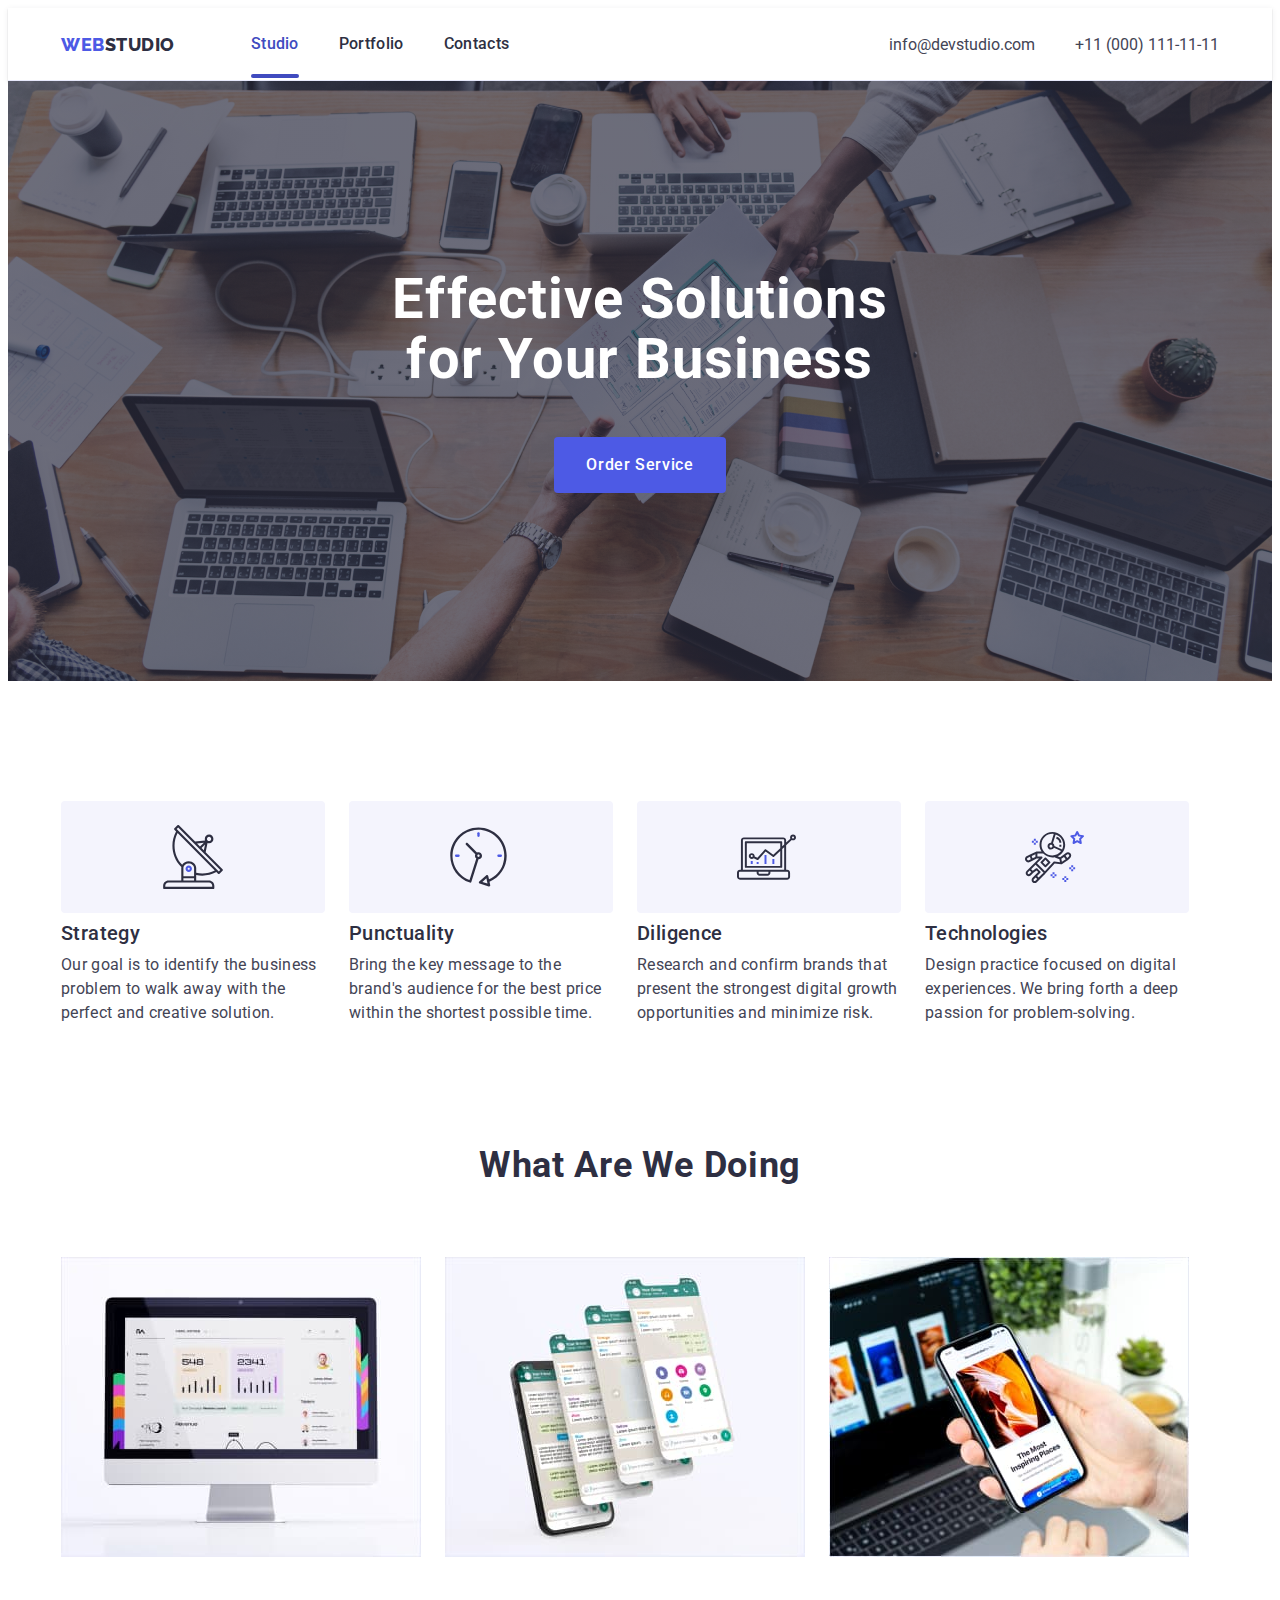
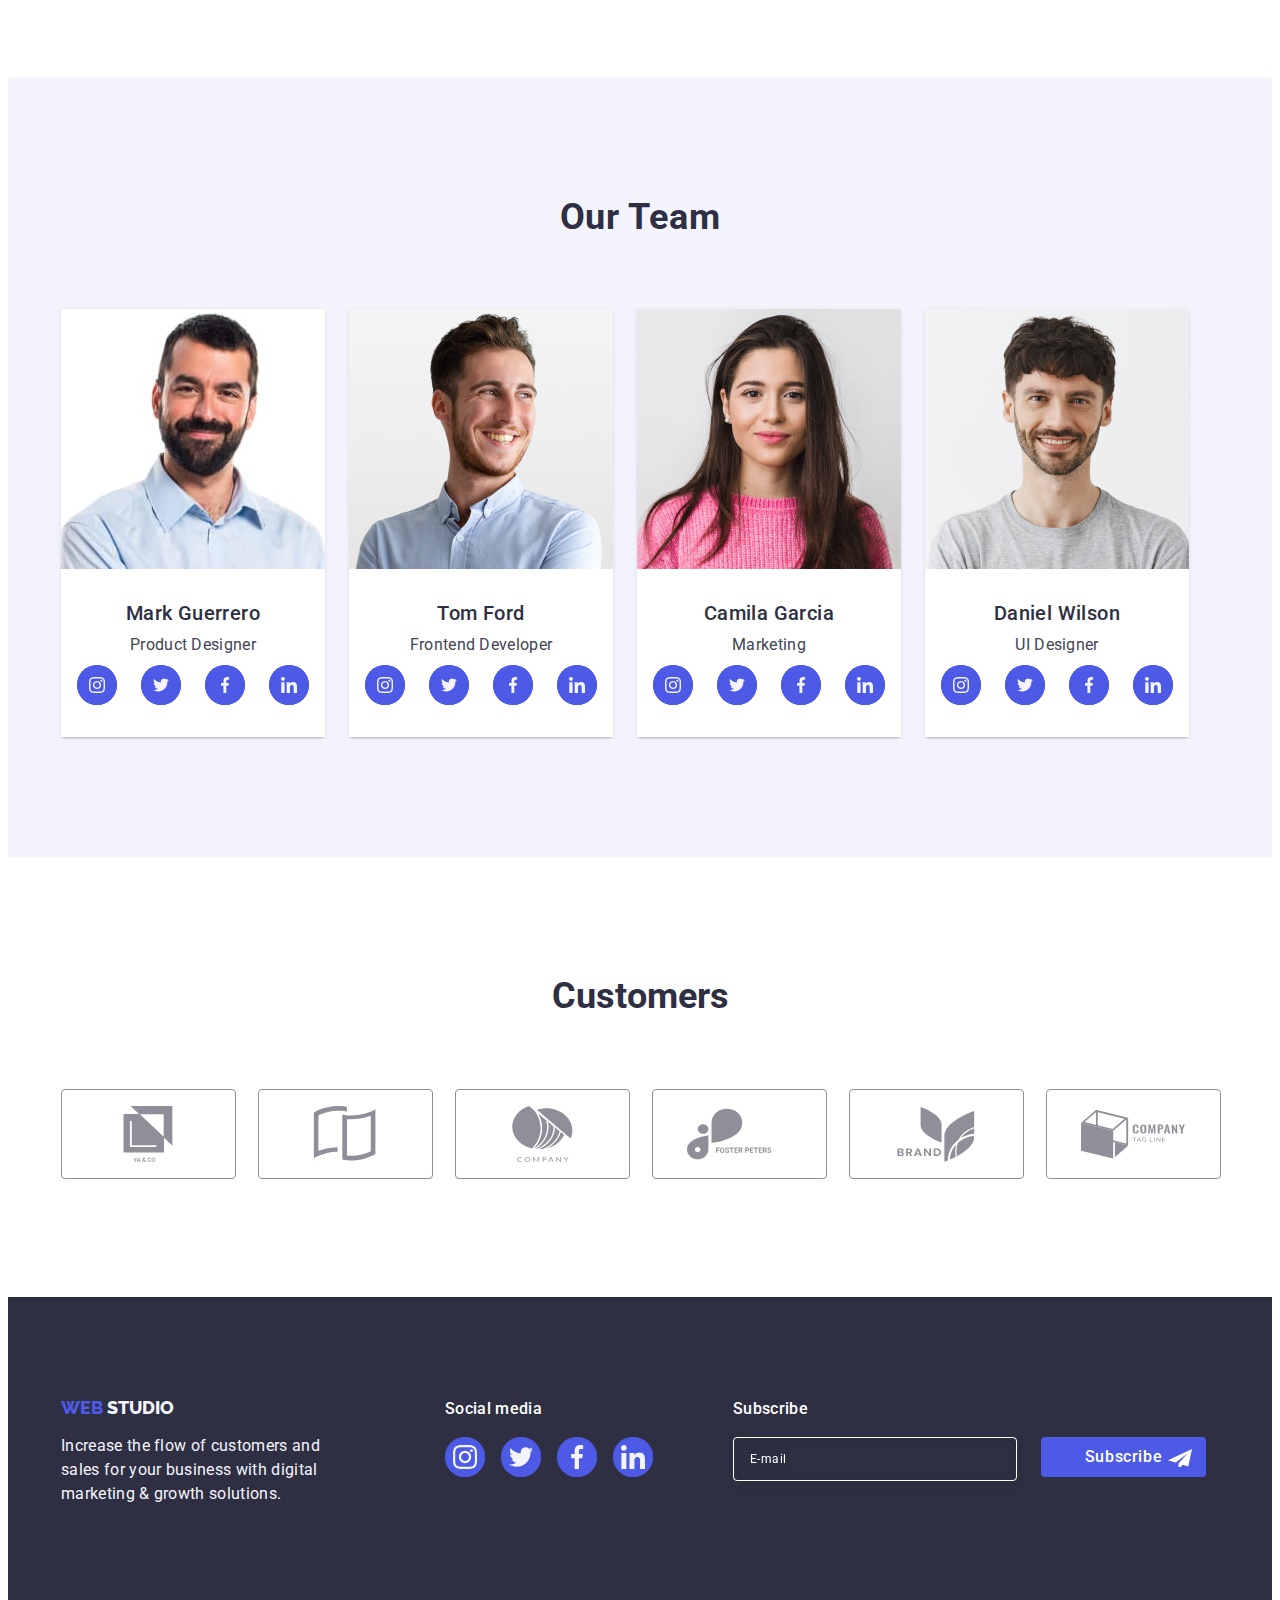
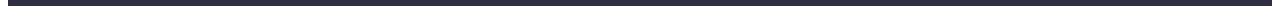
<file: index.html>
<!DOCTYPE html>
<html lang="en">
  <head>
    <meta charset="UTF-8" />
    <meta http-equiv="X-UA-Compatible" content="IE=edge" />
    <meta name="viewport" content="width=device-width, initial-scale=1.0" />
    <title>webstudio</title>
    <link rel="preconnect" href="https://fonts.googleapis.com" />
    <link rel="preconnect" href="https://fonts.gstatic.com" crossorigin />
    <link
      href="https://fonts.googleapis.com/css2?family=Raleway:wght@800&family=Roboto:wght@400;500;700&display=swap"
      rel="stylesheet"
    />
    <link
      rel="stylesheet"
      href="https://cdnjs.cloudflare.com/ajax/libs/modern-normalize/2.0.0/modern-normalize.min.css"
      integrity="sha512-4xo8blKMVCiXpTaLzQSLSw3KFOVPWhm/TRtuPVc4WG6kUgjH6J03IBuG7JZPkcWMxJ5huwaBpOpnwYElP/m6wg=="
      crossorigin="anonymous"
      referrerpolicy="no-referrer"
    />
    <link rel="stylesheet" href="./css/style.css" />
  </head>
  <body>
    <header class="top-header">
      <div class="container header-container">
        <nav class="header-navigation">
          <a href="./index.html" class="logo link"
            >Web <span class="logo-style">Studio</span></a
          >
          <ul class="list header-list-nav">
            <li class="list-header">
              <a href="./index.html" class="link link-header link-adr-style"
                >Studio</a
              >
              <div class="underline"></div>
            </li>
            <li class="list-header">
              <a href="./portfolio.html" class="link link-header">Portfolio</a>
            </li>
            <li class="list-header">
              <a href="" class="link link-header">Contacts</a>
            </li>
          </ul>
        </nav>
        <address class="address">
          <ul class="list list-address link-header">
            <li class="wrapper-link-header">
              <a href="mailto:info@devstudio.com" class="link-address link"
                >info@devstudio.com</a
              >
            </li>
            <li class="wrapper-link-header">
              <a href="tel:+110001111111" class="link-address link"
                >+11 (000) 111-11-11</a
              >
            </li>
          </ul>
        </address>
      </div>
    </header>
    <main>
      <section class="hero">
        <div class="container">
          <h1 class="main-title">Effective Solutions for Your Business</h1>
          <button type="button" class="main-button" data-modal-open>
            Order Service
          </button>
        </div>
      </section>
      <section class="advantages">
        <div class="container">
          <h2 class="visually-hidden">about us</h2>
          <ul class="list list-advantages">
            <li class="list-menu">
              <div class="div">
                <svg class="icon" width="64" height="64">
                  <use
                    href="./images/icons.svg#icon-groups"
                    width="64"
                    height="64"
                  ></use>
                </svg>
              </div>
              <h3 class="list-title">Strategy</h3>
              <p class="list-text">
                Our goal is to identify the business problem to walk away with
                the perfect and creative solution.
              </p>
            </li>
            <li class="list-menu">
              <div class="div">
                <svg class="icon" width="64" height="64">
                  <use
                    href="./images/icons.svg#icon-clocks"
                    width="59px"
                    height="64px"
                  ></use>
                </svg>
              </div>
              <h3 class="list-title">Punctuality</h3>
              <p class="list-text">
                Bring the key message to the brand's audience for the best price
                within the shortest possible time.
              </p>
            </li>
            <li class="list-menu">
              <div class="div">
                <svg class="icon" width="64" height="64">
                  <use
                    href="./images/icons.svg#icon-diagram"
                    width="59px"
                    height="64px"
                  ></use>
                </svg>
              </div>
              <h3 class="list-title">Diligence</h3>
              <p class="list-text">
                Research and confirm brands that present the strongest digital
                growth opportunities and minimize risk.
              </p>
            </li>
            <li class="list-menu">
              <div class="div">
                <svg class="icon" width="64" height="64">
                  <use
                    href="./images/icons.svg#icon-astronaut"
                    width="59px"
                    height="64px"
                  ></use>
                </svg>
              </div>
              <h3 class="list-title">Technologies</h3>
              <p class="list-text">
                Design practice focused on digital experiences. We bring forth a
                deep passion for problem-solving.
              </p>
            </li>
          </ul>
        </div>
      </section>
      <section class="work">
        <div class="container container-work">
          <h2 class="work-title">What are we doing</h2>
          <ul class="list list-work">
            <li class="work-li">
              <img src="./images/img1.jpg" alt="desctop" width="360" />
            </li>
            <li class="work-li">
              <img src="./images/img2.jpg" alt="sms" width="360" />
            </li>
            <li class="work-li">
              <img src="./images/img3.jpg" alt="application" width="360" />
            </li>
          </ul>
        </div>
      </section>
      <section class="team">
        <div class="container">
          <h2 class="our-team">Our Team</h2>
          <ul class="list list-team">
            <li class="team-li">
              <img src="./images/img.jpg" alt="team member" width="264" />
              <div class="wrapper">
                <h3 class="list-title">Mark Guerrero</h3>
                <p class="list-text">Product Designer</p>
                <ul class="list-wrapper-icons">
                  <li class="li-icon">
                    <a href="" class="li-icon-link">
                      <svg class="li-icon-svg" width="16" height="16">
                        <use href="./images/icons.svg#icon-instagram"></use>
                      </svg>
                    </a>
                  </li>
                  <li class="li-icon">
                    <a href="" class="li-icon-link">
                      <svg class="li-icon-svg" width="16" height="16">
                        <use href="./images/icons.svg#icon-twitter"></use>
                      </svg>
                    </a>
                  </li>
                  <li class="li-icon">
                    <a href="" class="li-icon-link">
                      <svg class="li-icon-svg" width="16" height="16">
                        <use href="./images/icons.svg#icon-facebook"></use>
                      </svg>
                    </a>
                  </li>
                  <li class="li-icon">
                    <a href="" class="li-icon-link">
                      <svg class="li-icon-svg" width="16" height="16">
                        <use href="./images/icons.svg#icon-linkedin"></use>
                      </svg>
                    </a>
                  </li>
                </ul>
              </div>
            </li>
            <li class="team-li">
              <img src="./images/img(1).jpg" alt="team member" width="264" />

              <div class="wrapper">
                <h3 class="list-title">Tom Ford</h3>
                <p class="list-text">Frontend Developer</p>
                <ul class="list-wrapper-icons">
                  <li class="li-icon">
                    <a href="" class="li-icon-link">
                      <svg class="li-icon-svg" width="16" height="16">
                        <use href="./images/icons.svg#icon-instagram"></use>
                      </svg>
                    </a>
                  </li>
                  <li class="li-icon">
                    <a href="" class="li-icon-link">
                      <svg class="li-icon-svg" width="16" height="16">
                        <use href="./images/icons.svg#icon-twitter"></use>
                      </svg>
                    </a>
                  </li>
                  <li class="li-icon">
                    <a href="" class="li-icon-link">
                      <svg class="li-icon-svg" width="16" height="16">
                        <use href="./images/icons.svg#icon-facebook"></use>
                      </svg>
                    </a>
                  </li>
                  <li class="li-icon">
                    <a href="" class="li-icon-link">
                      <svg class="li-icon-svg" width="16" height="16">
                        <use href="./images/icons.svg#icon-linkedin"></use>
                      </svg>
                    </a>
                  </li>
                </ul>
              </div>
            </li>
            <li class="team-li">
              <img src="./images/img(2).jpg" alt="team member" width="264" />
              <div class="wrapper">
                <h3 class="list-title">Camila Garcia</h3>
                <p class="list-text">Marketing</p>
                <ul class="list-wrapper-icons">
                  <li class="li-icon">
                    <a href="" class="li-icon-link">
                      <svg class="li-icon-svg" width="16" height="16">
                        <use href="./images/icons.svg#icon-instagram"></use>
                      </svg>
                    </a>
                  </li>
                  <li class="li-icon">
                    <a href="" class="li-icon-link">
                      <svg class="li-icon-svg" width="16" height="16">
                        <use href="./images/icons.svg#icon-twitter"></use>
                      </svg>
                    </a>
                  </li>
                  <li class="li-icon">
                    <a href="" class="li-icon-link">
                      <svg class="li-icon-svg" width="16" height="16">
                        <use href="./images/icons.svg#icon-facebook"></use>
                      </svg>
                    </a>
                  </li>
                  <li class="li-icon">
                    <a href="" class="li-icon-link">
                      <svg class="li-icon-svg" width="16" height="16">
                        <use href="./images/icons.svg#icon-linkedin"></use>
                      </svg>
                    </a>
                  </li>
                </ul>
              </div>
            </li>
            <li class="team-li">
              <img src="./images/img(3).jpg" alt="team member" width="264" />
              <div class="wrapper">
                <h3 class="list-title">Daniel Wilson</h3>
                <p class="list-text">UI Designer</p>
                <ul class="list-wrapper-icons">
                  <li class="li-icon">
                    <a href="" class="li-icon-link">
                      <svg class="li-icon-svg" width="16" height="16">
                        <use href="./images/icons.svg#icon-instagram"></use>
                      </svg>
                    </a>
                  </li>
                  <li class="li-icon">
                    <a href="" class="li-icon-link">
                      <svg class="li-icon-svg" width="16" height="16">
                        <use href="./images/icons.svg#icon-twitter"></use>
                      </svg>
                    </a>
                  </li>
                  <li class="li-icon">
                    <a href="" class="li-icon-link">
                      <svg class="li-icon-svg" width="16" height="16">
                        <use href="./images/icons.svg#icon-facebook"></use>
                      </svg>
                    </a>
                  </li>
                  <li class="li-icon">
                    <a href="" class="li-icon-link">
                      <svg class="li-icon-svg" width="16" height="16">
                        <use href="./images/icons.svg#icon-linkedin"></use>
                      </svg>
                    </a>
                  </li>
                </ul>
              </div>
            </li>
          </ul>
        </div>
      </section>
      <section class="customers">
        <div class="container">
          <h2 class="customers-title">Customers</h2>
          <ul class="customers-list">
            <li class="customers-link">
              <a href="" class="customers-links">
                <svg width="104" height="56" class="customers-icons">
                  <use href="./images/icons.svg#icon-Unio"></use>
                </svg>
              </a>
            </li>
            <li class="customers-link">
              <a href="" class="customers-links">
                <svg width="104" height="56" class="customers-icons">
                  <use href="./images/icons.svg#icon-Union"></use>
                </svg>
              </a>
            </li>
            <li class="customers-link">
              <a href="" class="customers-links">
                <svg width="104" height="56" class="customers-icons">
                  <use href="./images/icons.svg#icon-Objec"></use>
                </svg>
              </a>
            </li>
            <li class="customers-link">
              <a href="" class="customers-links">
                <svg width="104" height="56" class="customers-icons">
                  <use href="./images/icons.svg#icon-grou"></use>
                </svg>
              </a>
            </li>
            <li class="customers-link">
              <a href="" class="customers-links">
                <svg width="104" height="56" class="customers-icons">
                  <use href="./images/icons.svg#icon-group"></use>
                </svg>
              </a>
            </li>
            <li class="customers-link">
              <a href="" class="customers-links">
                <svg width="104" height="56" class="customers-icons">
                  <use href="./images/icons.svg#icon-Object"></use>
                </svg>
              </a>
            </li>
          </ul>
        </div>
      </section>
    </main>
    <footer class="footer">
      <div class="container footer-container">
        <div class="wrapper-footer">
          <a href="./index.html" class="logo-footer"
            >Web <span class="logo-styles">Studio</span></a
          >
          <p class="footer-text">
            Increase the flow of customers and sales for your business with
            digital marketing & growth solutions.
          </p>
        </div>

        <div class="footer-wrraper">
          <p class="footer-title-icon">Social media</p>

          <ul class="footer-icons">
            <li class="footer-icon">
              <a href="" class="footer-icon-link">
                <svg class="footer-icon-list" width="24" height="24">
                  <use href="./images/icons.svg#icon-instagram"></use>
                </svg>
              </a>
            </li>
            <li class="footer-icon">
              <a href="" class="footer-icon-link">
                <svg class="footer-icon-list" width="24" height="24">
                  <use href="./images/icons.svg#icon-twitter"></use>
                </svg>
              </a>
            </li>
            <li class="footer-icon">
              <a href="" class="footer-icon-link">
                <svg class="footer-icon-list" width="24" height="24">
                  <use href="./images/icons.svg#icon-facebook"></use>
                </svg>
              </a>
            </li>
            <li class="footer-icon">
              <a href="" class="footer-icon-link">
                <svg class="footer-icon-list" width="24" height="24">
                  <use href="./images/icons.svg#icon-linkedin"></use>
                </svg>
              </a>
            </li>
          </ul>
        </div>
        <div class="footer-form-wrapper">
          <p class="sub-text">Subscribe</p>
          <form class="footer-form">
            <label class="wrapper-form-info">
              <input
                name="user-email"
                class="input-form-footer"
                type="email"
                placeholder="E-mail"
              />
            </label>
            <button class="btn-footer-form" type="submit">
              Subscribe
              <svg class="icons-button-form" width="24" height="24">
                <use
                  href="./images/icons.svg#icon-Frame-3"
                  width="24"
                  height="24"
                ></use>
              </svg>
            </button>
          </form>
        </div>
      </div>
    </footer>
    <div class="backdrop is-hidden" data-modal>
      <div class="modal">
        <button type="button" class="close-button" data-modal-close>
          <svg width="8" height="8" class="button-modal-icon">
            <use href="./images/icons.svg#icon-close" class="use"></use>
          </svg>
        </button>
        <p class="form-title">Leave your contacts and we will call you back</p>
        <form class="contact-form">
          <div class="wrapper-contact">
            <label class="contact-form-field-wrapper" for="user-name"
              >Name
            </label>
            <div class="contact-form-btn-icon-wrapper">
              <input
                class="contact-form-input"
                type="text"
                name="user-name"
                required
                pattern="[a-zA-Zа-яА-ЯіІїЇґҐєЄʼ]+"
                id="user-name"
              />
              <svg class="contact-form-input-icon" width="18" height="24">
                <use
                  class="icon-form"
                  href="./images/icons.svg#icon-name-vector"
                ></use>
              </svg>
            </div>
          </div>
          <div class="wrapper-contact">
            <label class="contact-form-field-wrapper" for="user_phone"
              >Phone</label
            >
            <div class="contact-form-btn-icon-wrapper">
              <input
                class="contact-form-input"
                type="tel"
                name="user_tel"
                id="user_phone"
                required
                pattern="[0-9]{3}-[0-9]{3}-[0-9]{2}-[0-9]{2}"
                title="xxx-xxx-xx-xx"
              />
              <svg class="contact-form-input-icon" width="18" height="24">
                <use href="./images/icons.svg#icon-phone-vector"></use>
              </svg>
            </div>
          </div>
          <div class="wrapper-contact">
            <label class="contact-form-field-wrapper" for="user-email"
              >Email</label
            >
            <div class="contact-form-btn-icon-wrapper">
              <input
                class="contact-form-input"
                type="text"
                name="user-email"
                required
                id="user-email"
              />
              <svg class="contact-form-input-icon" width="18" height="24">
                <use href="./images/icons.svg#icon-address-vector"></use>
              </svg>
            </div>
          </div>
          <div class="textarea-wrapper">
            <label class="contact-form-field-wrapper" for="user-comment">
              Comment
            </label>

            <textarea
              class="contact-form-message"
              name="user-comment"
              placeholder="Text input"
              id="user-comment"
            ></textarea>
          </div>

          <div class="wrapper-checkbox">
            <input
              class="contact-form-checkbox visually-hidden"
              type="checkbox"
              name="user-privacy"
              id="user-privacy"
              value="true"
              required
            />
            <label class="contact-form-checkbox-wrapper" for="user-privacy">
              <span class="form-checkbox-icons">
                <svg class="contact-form-own-checkbox" width="10" height="8">
                  <use
                    class="contact-form-checkmark-icon"
                    href="./images/icons.svg#icon-verycat"
                  ></use>
                </svg>
              </span>
              I accept the terms and conditions of the

              <a href="" class="form-privacy"> Privacy Policy</a>
            </label>
          </div>

          <button type="submit" class="contact-form-submit">Send</button>
        </form>
      </div>
    </div>

    <script src="./js/modal.js"></script>
  </body>
</html>
</file>
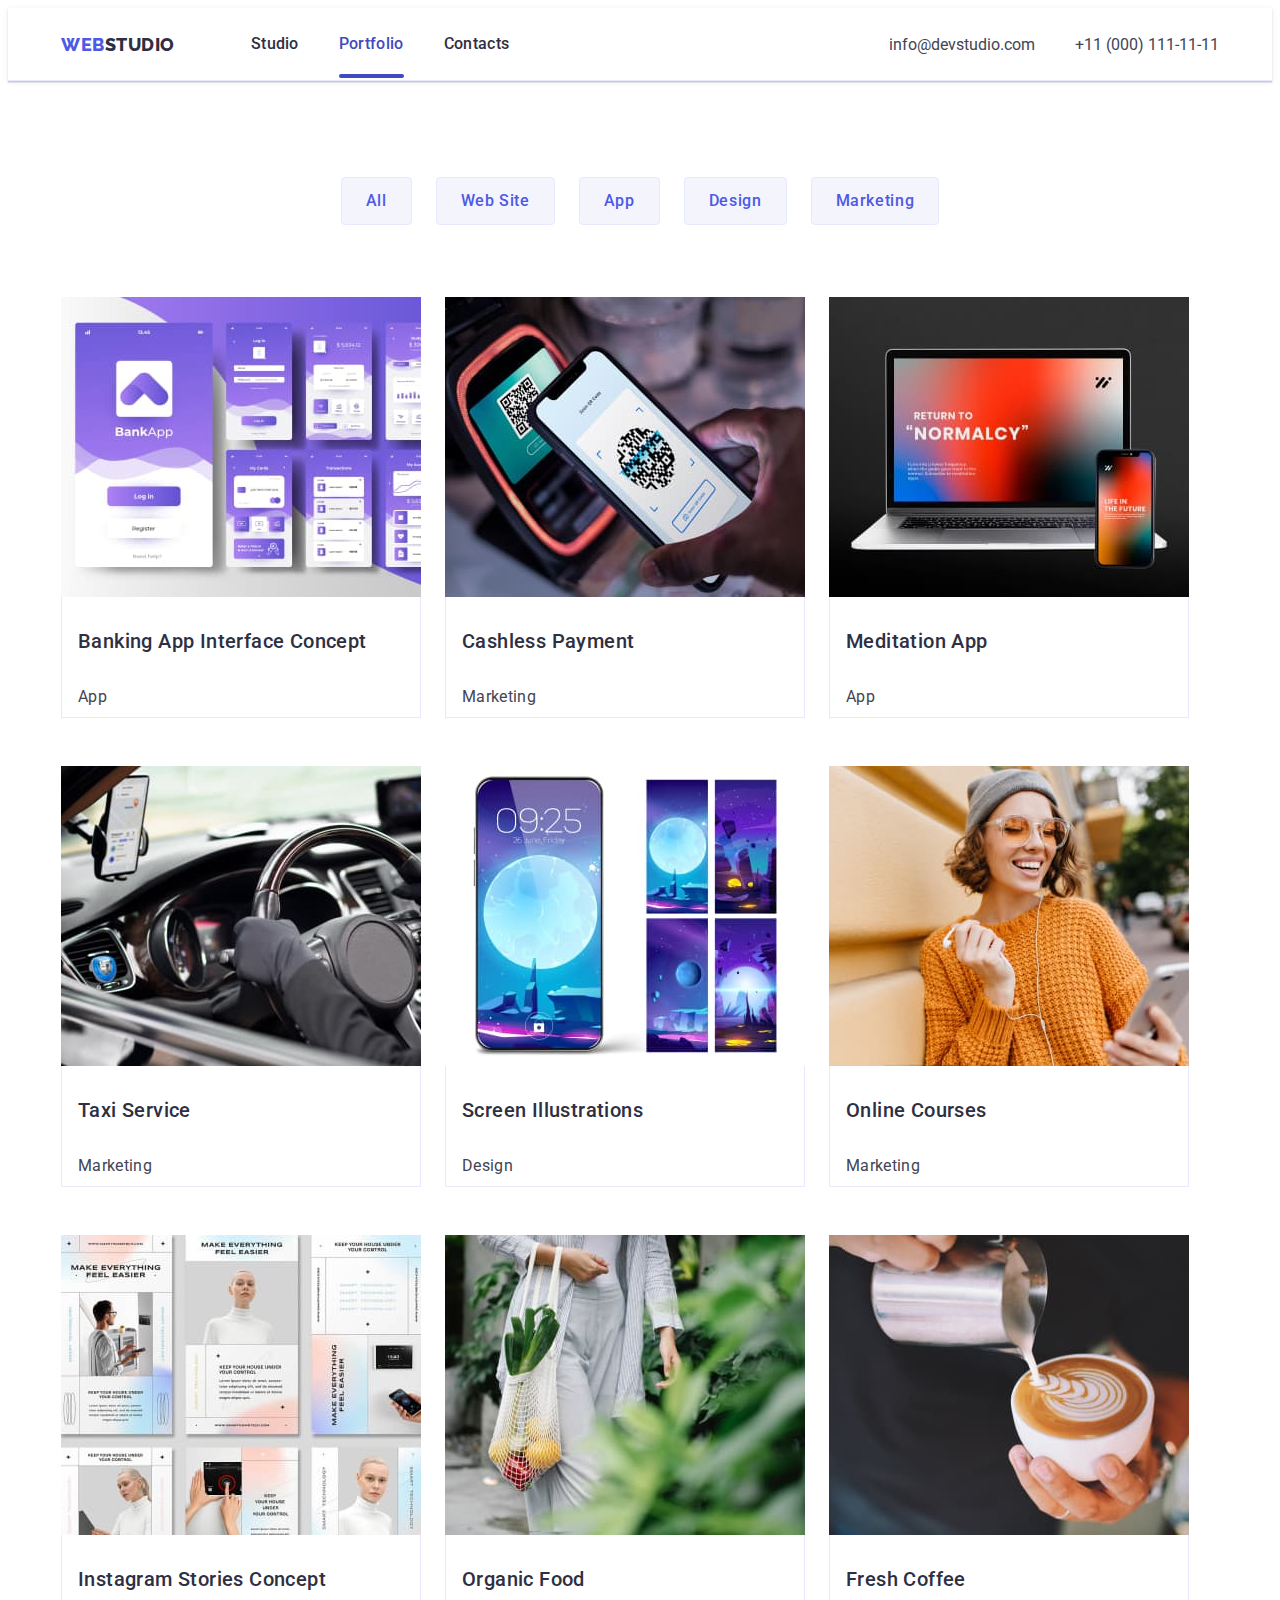
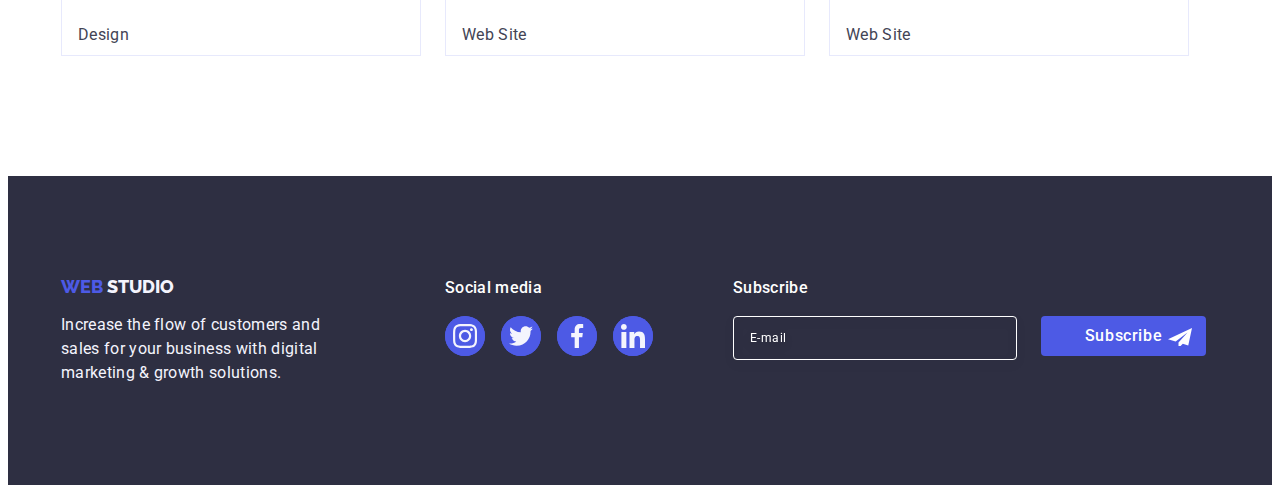
<file: portfolio.html>
<!DOCTYPE html>
<html lang="en">
  <head>
    <meta charset="UTF-8" />
    <meta http-equiv="X-UA-Compatible" content="IE=edge" />
    <meta name="viewport" content="width=device-width, initial-scale=1.0" />
    <title>Portfolio</title>
    <link rel="preconnect" href="https://fonts.googleapis.com" />
    <link rel="preconnect" href="https://fonts.gstatic.com" crossorigin />
    <link
      href="https://fonts.googleapis.com/css2?family=Raleway:wght@800&family=Roboto:wght@400;500;700&display=swap"
      rel="stylesheet"
    />
    <link
      rel="stylesheet"
      href="https://cdnjs.cloudflare.com/ajax/libs/modern-normalize/2.0.0/modern-normalize.min.css"
      integrity="sha512-4xo8blKMVCiXpTaLzQSLSw3KFOVPWhm/TRtuPVc4WG6kUgjH6J03IBuG7JZPkcWMxJ5huwaBpOpnwYElP/m6wg=="
      crossorigin="anonymous"
      referrerpolicy="no-referrer"
    />
    <link rel="stylesheet" href="./css/style.css" />
  </head>
  <body>
    <header class="top-header">
      <div class="container header-container">
        <nav class="header-navigation">
          <a href="./index.html" class="logo link"
            >Web <span class="logo-style">Studio</span></a
          >
          <ul class="list header-list-nav">
            <li class="list-header">
              <a href="./index.html" class="link link-header">Studio</a>
            </li>
            <li class="list-header">
              <a href="./portfolio.html" class="link link-header link-adr-style"
                >Portfolio</a
              >
              <div class="underline"></div>
            </li>
            <li class="list-header">
              <a href="" class="link link-header">Contacts</a>
            </li>
          </ul>
        </nav>
        <address class="address">
          <ul class="list list-address">
            <li>
              <a href="mailto:info@devstudio.com" class="link-address link"
                >info@devstudio.com</a
              >
            </li>
            <li class="wrapper-link-header">
              <a href="tel:+110001111111" class="link link-address"
                >+11 (000) 111-11-11</a
              >
            </li>
          </ul>
        </address>
      </div>
    </header>
    <main>
      <section class="main-nav">
        <div class="container">
          <h1 hidden>Navigation</h1>

          <ul class="list list-button">
            <li>
              <button type="button" class="button button-list">All</button>
            </li>
            <li>
              <button type="button" class="button button-list">Web Site</button>
            </li>
            <li>
              <button type="button" class="button button-list">App</button>
            </li>
            <li>
              <button type="button" class="button button-list">Design</button>
            </li>
            <li>
              <button type="button" class="button button-list">
                Marketing
              </button>
            </li>
          </ul>

          <ul class="list list-partfolio">
            <li class="link link-partfolio">
              <a href="" class="link links-partfolio">
                <div class="images-container">
                  <img src="./images/partfolio-image/img(4).jpg" alt="app" />
                  <p class="overlay">
                    14 Stylish and User-Friendly App Design Concepts · Task
                    Manager App · Calorie Tracker App · Exotic Fruit Ecommerce
                    App · Cloud Storage App
                  </p>
                </div>

                <div class="wrapper-link">
                  <h2 class="list-title-portfolio">
                    Banking App Interface Concept
                  </h2>
                  <p class="list-text-portfolio">App</p>
                </div>
              </a>
            </li>
            <li class="link link-partfolio">
              <a href="" class="link links-partfolio">
                <div class="images-container">
                  <img
                    src="./images/partfolio-image/img(5)(1).jpg"
                    alt="markrting"
                  />
                  <p class="overlay">
                    14 Stylish and User-Friendly App Design Concepts · Task
                    Manager App · Calorie Tracker App · Exotic Fruit Ecommerce
                    App · Cloud Storage App
                  </p>
                </div>

                <div class="wrapper-link">
                  <h2 class="list-title-portfolio">Cashless Payment</h2>
                  <p class="list-text-portfolio">Marketing</p>
                </div>
              </a>
            </li>
            <li class="link link-partfolio">
              <a href="" class="link links-partfolio">
                <div class="images-container">
                  <img
                    src="./images/partfolio-image/img(6)(1).jpg"
                    alt="meditation"
                  />
                  <p class="overlay">
                    14 Stylish and User-Friendly App Design Concepts · Task
                    Manager App · Calorie Tracker App · Exotic Fruit Ecommerce
                    App · Cloud Storage App
                  </p>
                </div>

                <div class="wrapper-link">
                  <h2 class="list-title-portfolio">Meditation App</h2>
                  <p class="list-text-portfolio">App</p>
                </div>
              </a>
            </li>
            <li class="link link-partfolio">
              <a href="" class="link links-partfolio">
                <div class="images-container">
                  <img
                    src="./images/partfolio-image/img(7)(1).jpg"
                    alt="taxi"
                  />
                  <p class="overlay">
                    14 Stylish and User-Friendly App Design Concepts · Task
                    Manager App · Calorie Tracker App · Exotic Fruit Ecommerce
                    App · Cloud Storage App
                  </p>
                </div>

                <div class="wrapper-link">
                  <h2 class="list-title-portfolio">Taxi Service</h2>
                  <p class="list-text-portfolio">Marketing</p>
                </div>
              </a>
            </li>
            <li class="link link-partfolio">
              <a href="" class="link links-partfolio">
                <div class="images-container">
                  <img
                    src="./images/partfolio-image/img(8)(1).jpg"
                    alt="screen"
                  />
                  <p class="overlay">
                    14 Stylish and User-Friendly App Design Concepts · Task
                    Manager App · Calorie Tracker App · Exotic Fruit Ecommerce
                    App · Cloud Storage App
                  </p>
                </div>

                <div class="wrapper-link">
                  <h2 class="list-title-portfolio">Screen Illustrations</h2>
                  <p class="list-text-portfolio">Design</p>
                </div>
              </a>
            </li>
            <li class="link link-partfolio">
              <a href="" class="link links-partfolio">
                <div class="images-container">
                  <img
                    src="./images/partfolio-image/img(9)(1).jpg"
                    alt="courses"
                  />
                  <p class="overlay">
                    14 Stylish and User-Friendly App Design Concepts · Task
                    Manager App · Calorie Tracker App · Exotic Fruit Ecommerce
                    App · Cloud Storage App
                  </p>
                </div>

                <div class="wrapper-link">
                  <h2 class="list-title-portfolio">Online Courses</h2>
                  <p class="list-text-portfolio">Marketing</p>
                </div>
              </a>
            </li>
            <li class="link link-partfolio">
              <a href="" class="link links-partfolio">
                <div class="images-container">
                  <img
                    src="./images/partfolio-image/img(10)(1).jpg"
                    alt="stories"
                  />
                  <p class="overlay">
                    14 Stylish and User-Friendly App Design Concepts · Task
                    Manager App · Calorie Tracker App · Exotic Fruit Ecommerce
                    App · Cloud Storage App
                  </p>
                </div>

                <div class="wrapper-link">
                  <h2 class="list-title-portfolio">
                    Instagram Stories Concept
                  </h2>
                  <p class="list-text-portfolio">Design</p>
                </div>
              </a>
            </li>
            <li class="link link-partfolio">
              <a href="" class="link links-partfolio">
                <div class="images-container">
                  <img
                    src="./images/partfolio-image/img(12)(1).jpg"
                    alt="food"
                  />
                  <p class="overlay">
                    14 Stylish and User-Friendly App Design Concepts · Task
                    Manager App · Calorie Tracker App · Exotic Fruit Ecommerce
                    App · Cloud Storage App
                  </p>
                </div>

                <div class="wrapper-link">
                  <h2 class="list-title-portfolio">Organic Food</h2>
                  <p class="list-text-portfolio">Web Site</p>
                </div>
              </a>
            </li>
            <li class="link link-partfolio">
              <a href="" class="link links-partfolio">
                <div class="images-container">
                  <img
                    src="./images/partfolio-image/img(11)(1).jpg"
                    alt=" coffee"
                  />
                  <p class="overlay">
                    14 Stylish and User-Friendly App Design Concepts · Task
                    Manager App · Calorie Tracker App · Exotic Fruit Ecommerce
                    App · Cloud Storage App
                  </p>
                </div>

                <div class="wrapper-link">
                  <h2 class="list-title-portfolio">Fresh Coffee</h2>
                  <p class="list-text-portfolio">Web Site</p>
                </div>
              </a>
            </li>
          </ul>
        </div>
      </section>
    </main>
    <footer class="footer">
      <div class="container footer-container">
        <div class="wrapper-footer">
          <a href="./index.html" class="logo-footer"
            >Web <span class="logo-styles">Studio</span></a
          >
          <p class="footer-text">
            Increase the flow of customers and sales for your business with
            digital marketing & growth solutions.
          </p>
        </div>

        <div class="footer-wrraper">
          <p class="footer-title-icon">Social media</p>

          <ul class="footer-icons">
            <li class="footer-icon">
              <a href="" class="footer-icon-link">
                <svg class="footer-icon-list" width="24" height="24">
                  <use href="./images/icons.svg#icon-instagram"></use>
                </svg>
              </a>
            </li>
            <li class="footer-icon">
              <a href="" class="footer-icon-link">
                <svg class="footer-icon-list" width="24" height="24">
                  <use href="./images/icons.svg#icon-twitter"></use>
                </svg>
              </a>
            </li>
            <li class="footer-icon">
              <a href="" class="footer-icon-link">
                <svg class="footer-icon-list" width="24" height="24">
                  <use href="./images/icons.svg#icon-facebook"></use>
                </svg>
              </a>
            </li>
            <li class="footer-icon">
              <a href="" class="footer-icon-link">
                <svg class="footer-icon-list" width="24" height="24">
                  <use href="./images/icons.svg#icon-linkedin"></use>
                </svg>
              </a>
            </li>
          </ul>
        </div>
        <div class="footer-form-wrapper">
          <p class="sub-text">Subscribe</p>
          <form class="footer-form">
            <label class="wrapper-form-info">
              <input
                name="user-email"
                class="input-form-footer"
                type="email"
                placeholder="E-mail"
              />
            </label>
            <button class="btn-footer-form" type="submit">
              Subscribe
              <svg class="icons-button-form" width="24" height="24">
                <use
                  href="./images/icons.svg#icon-Frame-3"
                  width="24"
                  height="24"
                ></use>
              </svg>
            </button>
          </form>
        </div>
      </div>
    </footer>
  </body>
</html>
</file>
<file: css/style.css>
/* ??????????????????????????????? */
:root {
  --background-color: #404bbf;
  --color: #ffffff;
}
button {
  cursor: pointer;
}
h1,
h2,
h3,
h4,
p {
  margin-top: 0;
  margin-bottom: 0;
}
ul,
ol {
  margin-top: 0;
  margin-bottom: 0;
  padding-left: 0;
  list-style: none;
}
a {
  list-style: none;
}
.visually-hidden {
  position: absolute;
  width: 1px;
  height: 1px;
  margin: -1px;
  border: 0;
  padding: 0;

  white-space: nowrap;
  clip-path: inset(100%);
  clip: rect(0 0 0 0);
  overflow: hidden;
}
img {
  display: block;
}
.link {
  text-decoration: none;
}
.list {
  list-style: none;
}
.container {
  width: 1158px;

  padding: 0 15px;
  margin: 0 auto;
}

body {
  text-decoration: none;
  font-family: "Roboto", sans-serif;
  color: #434455;
  background-color: #ffffff;
}

/* cooooonnnttteenntttt */

/* ///////////////header///////////////////////////// */
.top-header {
  border-bottom: 1px solid #e7e9fc;
  box-shadow: 0px 2px 1px rgba(46, 47, 66, 0.08),
    0px 1px 1px rgba(46, 47, 66, 0.16), 0px 1px 6px rgba(46, 47, 66, 0.08);
}
.header-container {
  display: flex;
}

.header-navigation {
  display: flex;
}
.header-list-nav {
  display: flex;
  flex-direction: row;
  align-items: flex-start;

  gap: 40px;
}
.list-address {
  display: flex;
  flex-direction: row;
  align-items: center;
  gap: 40px;
}
.address {
  display: flex;

  margin-left: auto;
  font-style: normal;
}
.logo {
  padding-top: 25px;
  padding-bottom: 25px;
  font-family: "Raleway";
  font-style: normal;
  font-weight: 800;
  font-size: 18px;
  line-height: 21px;
  /* identical to box height, or 117% */

  display: flex;
  align-items: center;
  letter-spacing: 0.03em;
  text-transform: uppercase;

  /* IRIS */
  margin-right: 76px;
  color: #4d5ae5;
}
.logo-style {
  color: #2e2f42;
}
.list-header {
  position: relative;
  font-family: "Roboto";
  font-style: normal;
  font-weight: 500;
  font-size: 16px;
  line-height: 24px;
  /* identical to box height, or 150% */

  letter-spacing: 0.02em;

  /* NAVY BLUE */

  padding: 24px 0;
  color: #2e2f42;
}

.link-address-tel {
  color: #434455;
  transition-property: all;
}
.link-address-tel:hover {
  color: #404bbf;
  transition-duration: 250ms;
  transition-timing-function: cubic-bezier(0.4, 0, 0.2, 1);
}
.link-address {
  color: #434455;
  transition-property: all;
  transition-property: transition;
}

.link-address {
  transition: color 250ms cubic-bezier(0.4, 0, 0.2, 1);
}
.link-address:hover {
  color: #404bbf;
  transition-duration: 250ms;
  transition-timing-function: cubic-bezier(0.4, 0, 0.2, 1);
}
.link-header {
  color: #2e2f42;
  padding: 24px 0;
  transition-property: all;
}
.link-header {
  transition: color 250ms cubic-bezier(0.4, 0, 0.2, 1);
}
.link-header:hover {
  color: #404bbf;
  transition-duration: 250ms;
  transition-timing-function: cubic-bezier(0.4, 0, 0.2, 1);
}

/* /////////heroo////////// */
.hero {
  background-color: #2e2f42;
  text-align: center;
  max-width: 1440px;
  padding: 188px 0;
  background-image: linear-gradient(
      rgba(46, 47, 66, 0.7),
      rgba(46, 47, 66, 0.7)
    ),
    url(../images/people-office.jpg);
  background-repeat: no-repeat;
  background-position: center;
  background-size: cover;
  margin: 0 auto;
}
.main-title {
  margin: 0 auto;
  font-family: "Roboto";
  font-style: normal;
  font-weight: 700;
  font-size: 56px;
  line-height: 60px;
  /* or 107% */

  text-align: center;
  letter-spacing: 0.02em;

  max-width: 496px;
  color: #ffffff;
}
.main-button {
  display: block;
  padding: 16px 32px;

  min-width: 169px;

  height: 56px;
  margin: 0 auto;
  margin-top: 48px;
  border: none;
  border-radius: 4px;

  /* IRIS */

  background: #4d5ae5;
  font-family: "Roboto";
  font-style: normal;
  font-weight: 500;
  font-size: 16px;
  line-height: 24px;
  /* identical to box height, or 150% */

  letter-spacing: 0.04em;

  /* WHITE */

  color: #ffffff;
  transition-property: all;
}
.main-button {
  transition: background-color 250ms cubic-bezier(0.4, 0, 0.2, 1);
}
.main-button:hover {
  background: #404bbf;
  box-shadow: 0px 4px 4px rgba(0, 0, 0, 0.15);
  transition-duration: 250ms;
  transition-timing-function: cubic-bezier(0.4, 0, 0.2, 1);
}
/* //////advantages/////// */
.advantages {
  padding: 120px 0;
}
.div {
  display: flex;
  align-items: center;
  justify-content: center;
  margin-bottom: 8px;
}
.list-advantages {
  display: flex;

  gap: 24px;
}
.list-menu {
  width: 264px;
}

.div {
  width: 264px;
  height: 112px;
  left: 0px;
  top: 0px;

  /* CLOUD */

  background: #f4f4fd;
  border-radius: 4px;
}

/* /////////////work///////// */

.work-title {
  margin-bottom: 72px;
  font-family: "Roboto";
  font-style: normal;
  font-weight: 700;
  font-size: 36px;
  line-height: 40px;
  /* identical to box height, or 111% */

  text-align: center;
  letter-spacing: 0.02em;
  text-transform: capitalize;

  /* NAVY BLUE */

  color: #2e2f42;
}
.list-work {
  display: flex;

  margin-top: 72px;
  gap: 24px;
}

/* /////////////////////////////////////team//////////////////////////////////// */

.team {
  background-color: #f4f4fd;
  margin-top: 120px;
}

.wrapper {
  background-color: #ffffff;
  padding: 32px 0;
  text-align: center;
}
.wrapper_icons {
  display: flex;
  padding: 32px 0;
}
.li-icon {
  display: flex;
  border-radius: 100%;
  background-color: #4d5ae5;
  height: 40px;
  width: 40px;
}
.li-icon-link {
  width: 100%;
  height: 100%;
  background-color: #4d5ae5;
  border-radius: 50%;
  display: flex;
  align-items: center;
  justify-content: center;
  transition-property: all;
}
.li-icon-link {
  transition: background-color 250ms cubic-bezier(0.4, 0, 0.2, 1);
}
.li-icon-link:hover {
  background-color: #404bbf;
  transition-duration: 250ms;
  transition-timing-function: cubic-bezier(0.4, 0, 0.2, 1);
}
.li-icon-link:focus {
  background-color: #404bbf;
  transition-duration: 250ms;
  transition-timing-function: cubic-bezier(0.4, 0, 0.2, 1);
}
.li-icon-svg {
  height: 16px;
  width: 16px;

  fill: #f4f4fd;
}
.list-wrapper-icons {
  display: flex;
  justify-content: center;
  gap: 24px;
  margin-top: 8px;
}
.list-title {
  font-family: "Roboto";
  font-style: normal;
  font-weight: 500;
  font-size: 20px;

  letter-spacing: 0.02em;
  line-height: 24px;

  /* NAVY BLUE */

  color: #2e2f42;
  margin-bottom: 8px;
}
.list-text {
  font-family: "Roboto";
  font-style: normal;
  font-weight: 400;
  font-size: 16px;
  line-height: 24px;

  /* identical to box height, or 150% */

  letter-spacing: 0.02em;

  color: #434455;
}
.our-team {
  font-family: "Roboto";
  font-style: normal;
  font-weight: 700;
  font-size: 36px;
  line-height: 40px;
  /* identical to box height, or 111% */

  text-align: center;
  letter-spacing: 0.02em;
  padding-top: 120px;
  margin-bottom: 72px;
  text-transform: capitalize;

  /* NAVY BLUE */

  color: #2e2f42;
}
.list-team {
  padding-bottom: 120px;
  display: flex;

  gap: 24px;
}
.team-li {
  width: 264px;
  border-radius: 0px 0px 4px 4px;
  box-shadow: 0px 1px 6px rgba(46, 47, 66, 0.08),
    0px 1px 1px rgba(46, 47, 66, 0.16), 0px 2px 1px rgba(46, 47, 66, 0.08);
  transition-property: transition;
}
.team-li {
  transition: background-color 250ms cubic-bezier(0.4, 0, 0.2, 1);
}

/* ///   customers /// */
.customers {
  padding-top: 120px;
  padding-bottom: 120px;
}
.customers-title {
  text-align: center;
  font-size: 36px;
  line-height: 1.1;
  color: #2e2f42;
  margin-bottom: 72px;
}
.customers-list {
  display: flex;
  gap: 24px;
}
.customers-link {
  width: calc((100% - 120px) / 6);
  height: 88px;
}
.customers-links {
  width: 100%;
  height: 100%;
  border: 1px solid #8e8f99;
  border-radius: 4px;
  display: flex;
  align-items: center;
  justify-content: center;
  color: #8e8f99;
  transition-property: all;
}
.customers-links {
  transition: border-color 250ms cubic-bezier(0.4, 0, 0.2, 1),
    color 250ms cubic-bezier(0.4, 0, 0.2, 1);
}
.customers-links:hover {
  border-color: #404bbf;
  color: #404bbf;
  transition-duration: 250ms;
  transition-timing-function: cubic-bezier(0.4, 0, 0.2, 1);
}
.customers-links:focus {
  border-color: #404bbf;
  color: #404bbf;
  transition-duration: 250ms;
  transition-timing-function: cubic-bezier(0.4, 0, 0.2, 1);
}
.customers-icons {
  fill: currentColor;
}
/* //////////ffooootteerrr//////// */
.footer {
  padding: 100px 0;
  position: relative;
  background-color: #2e2f42;
}

.wrapper-footer {
  margin-right: 120px;
}
.footer-container {
  display: flex;
  align-items: baseline;
}
.logo-footer {
  display: inline-block;

  font-family: "Raleway";
  font-style: normal;
  font-weight: 800;
  font-size: 18px;
  line-height: 21px;

  text-transform: uppercase;
  text-decoration: none;

  /* IRIS */

  color: #4d5ae5;
}
.logo-styles {
  color: #f4f4fd;
}
.footer-text {
  width: 264px;
  height: 72px;
  font-family: "Roboto";
  font-style: normal;
  font-weight: 400;
  font-size: 16px;
  line-height: 24px;
  /* or 150% */

  letter-spacing: 0.02em;

  /* CLOUD */

  color: #f4f4fd;
  margin-top: 16px;
}

.footer-icons {
  display: flex;
  gap: 16px;
}
.footer-icon {
  display: flex;
  height: 40px;
  width: 40px;
  background-color: #4d5ae5;
  border-radius: 100%;
}

.footer-title-icon {
  margin-bottom: 16px;
  font-family: "Roboto";
  font-style: normal;
  font-weight: 500;
  font-size: 16px;
  line-height: 24px;
  /* identical to box height, or 150% */

  letter-spacing: 0.02em;

  /* WHITE */

  color: #ffffff;
}
.footer-icon-list {
  height: 24px;
  width: 24px;
}
.footer-icon-link {
  width: 100%;
  height: 100%;
  background-color: #4d5ae5;
  border-radius: 50%;
  display: flex;
  align-items: center;
  justify-content: center;
  transition-property: all;
  transition: background-color 250ms cubic-bezier(0.4, 0, 0.2, 1);
}

.footer-icon-link:hover {
  background-color: #31d0aa;
  transition-duration: 250ms;
  transition-timing-function: cubic-bezier(0.4, 0, 0.2, 1);
}
.footer-icon-link:focus {
  background-color: #31d0aa;
  transition-duration: 250ms;
  transition-timing-function: cubic-bezier(0.4, 0, 0.2, 1);
}
.footer-icon-list {
  fill: #f4f4fd;
}
/* /////////////////////////////          PORTFOLIO   //////////////////////////////// */
.main-nav {
  padding: 96px 0 120px;
}
.list-button {
  display: flex;
  flex-direction: row;
  justify-content: center;
  align-items: flex-start;

  gap: 24px;
  margin-bottom: 72px;
}
.button-list {
  display: flex;
  flex-direction: row;
  justify-content: center;
  align-items: center;
  padding: 12px 24px;

  height: 48px;

  /* CLOUD */

  background: #f4f4fd;
  /* CORNFLOWER */

  border: 1px solid #e7e9fc;
  border-radius: 4px;
  font-family: "Roboto";
  font-style: normal;
  font-weight: 500;
  font-size: 16px;
  line-height: 24px;
  /* identical to box height, or 150% */

  display: flex;
  align-items: center;
  text-align: center;
  letter-spacing: 0.04em;

  /* IRIS */

  color: #4d5ae5;
  transition-property: all;
}
.button-list {
  transition: color 250ms cubic-bezier(0.4, 0, 0.2, 1),
    background-color 250ms cubic-bezier(0.4, 0, 0.2, 1),
    border-color 250ms cubic-bezier(0.4, 0, 0.2, 1),
    box-shadow 250ms cubic-bezier(0.4, 0, 0.2, 1);
}
.button-list:hover {
  background: #404bbf;
  color: #ffffff;
  border: 1px solid transparent;
  box-shadow: 0px 3px 1px rgba(0, 0, 0, 0.1), 0px 2px 1px rgba(0, 0, 0, 0.08),
    0px 2px 2px rgba(0, 0, 0, 0.12);
  transition-duration: 250ms;
  transition-timing-function: cubic-bezier(0.4, 0, 0.2, 1);
}
.button-list:focus {
  background: #404bbf;
  color: #ffffff;
  border: 1px solid transparent;
  box-shadow: 0px 3px 1px rgba(0, 0, 0, 0.1), 0px 2px 1px rgba(0, 0, 0, 0.08),
    0px 2px 2px rgba(0, 0, 0, 0.12);
  transition-duration: 250ms;
  transition-timing-function: cubic-bezier(0.4, 0, 0.2, 1);
}
.links-partfolio {
  display: block;
  position: relative;
  overflow: hidden;
  transition-property: all;
  transition: transition;
}
.links-partfolio {
  transition: box-shadow 250ms cubic-bezier(0.4, 0, 0.2, 1);
}
.links-partfolio:hover {
  box-shadow: 0px 1px 6px rgba(46, 47, 66, 0.08),
    0px 1px 1px rgba(46, 47, 66, 0.16), 0px 2px 1px rgba(46, 47, 66, 0.08);
  transition-duration: 250ms;
  transition-timing-function: cubic-bezier(0.4, 0, 0.2, 1);
}
.links-partfolio:focus {
  box-shadow: 0px 1px 6px rgba(46, 47, 66, 0.08),
    0px 1px 1px rgba(46, 47, 66, 0.16), 0px 2px 1px rgba(46, 47, 66, 0.08);
  transition-duration: 250ms;
  transition-timing-function: cubic-bezier(0.4, 0, 0.2, 1);
  transition-duration: 250ms;
  transition-timing-function: cubic-bezier(0.4, 0, 0.2, 1);
}
.list-partfolio {
  display: flex;
  flex-direction: row;
  flex-wrap: wrap;
  margin-top: 72px;
  column-gap: 24px;
  row-gap: 48px;
}
.link-partfolio {
  width: 360px;
  transition-property: all;
}
.link-partfolio {
  transition: box-shadow 250ms cubic-bezier(0.4, 0, 0.2, 1);
}
.link-partfolio:hover {
  box-shadow: 0px 1px 6px rgba(46, 47, 66, 0.08),
    0px 1px 1px rgba(46, 47, 66, 0.16), 0px 2px 1px rgba(46, 47, 66, 0.08);
  transition-duration: 250ms;
  transition-timing-function: cubic-bezier(0.4, 0, 0.2, 1);
}
.wrapper-link {
  padding: 32px 16px;

  border: 1px solid #e7e9fc;
  border-top: none;
}
.list-title-portfolio {
  font-family: "Roboto";
  font-style: normal;
  font-weight: 500;
  font-size: 20px;
  line-height: 24px;
  /* identical to box height, or 120% */

  letter-spacing: 0.02em;

  /* NAVY BLUE */

  color: #2e2f42;
  margin-bottom: 8px;
}
.list-text-portfolio {
  font-family: "Roboto";
  font-style: normal;
  font-weight: 400;
  font-size: 16px;
  line-height: 24px;
  /* identical to box height, or 150% */
  letter-spacing: 0.02em;
  transform: translateY(100%);

  color: #434455;
}

.overlay {
  position: absolute;
  top: 0;
  left: 0;

  font-size: 16px;
  line-height: 1.5;
  letter-spacing: 0.02em;
  color: #f4f4fd;
  padding: 40px 32px;
  background-color: #4d5ae5;
  height: 100%;
  width: 100%;
  transform: translateY(100%);
  transition: transform 250ms cubic-bezier(0.4, 0, 0.2, 1);
}

.links-partfolio:hover .overlay,
.links-partfolio:focus .overlay {
  transform: translateY(0%);
}
.images-container {
  position: relative;
  overflow: hidden;
}

/* ================ modal ============== */

.open-modal {
  width: 150px;
  height: 50px;
  border-radius: 5px;

  color: white;
  position: absolute;
  top: 50%;
  left: 50%;
  transform: translate(-50%, -50%);
  border: none;
  font-size: 16px;
}

.open-modal:hover {
  opacity: 0.8;
}
.backdrop {
  position: fixed;
  top: 0;
  left: 0;
  width: 100%;
  height: 100vh;
  background-color: rgba(46, 47, 66, 0.4);
  transition: transition;
}
.backdrop {
  transition: opacity 250ms cubic-bezier(0.4, 0, 0.2, 1),
    visibility 250ms cubic-bezier(0.4, 0, 0.2, 1);
}

.modal {
  width: 408px;
  min-height: 584px;
  box-shadow: 0px 1px 1px rgba(0, 0, 0, 0.14), 0px 1px 3px rgba(0, 0, 0, 0.12),
    0px 2px 1px rgba(0, 0, 0, 0.2);
  position: absolute;
  top: 50%;
  left: 50%;
  transform: translate(-50%, -50%);
  background: #fcfcfc;
  padding: 72px 24px 24px 24px;
  border-radius: 4px;
  transition: transition;
  transition: transform 250ms cubic-bezier(0.4, 0, 0.2, 1);
}

.close-button {
  position: absolute;
  right: 24px;
  top: 24px;
  display: flex;
  align-items: center;
  justify-content: center;
  background-color: #e7e9fc;
  border: 1px solid rgba(0, 0, 0, 0.1);
  padding: 0;
  width: 24px;
  height: 24px;
  border-radius: 50%;
  cursor: pointer;
  transition-property: transition;
}
.close-button {
  transition: background-color 250ms cubic-bezier(0.4, 0, 0.2, 1),
    border 250ms cubic-bezier(0.4, 0, 0.2, 1);
}
.close-button:hover {
  background-color: #404bbf;
  border: none;
}
.close-button:focus {
  background-color: #404bbf;

  border: none;
}
.close-button:hover .button-modal-icon {
  fill: #ffffff;
}
.close-button:focus .button-modal-icon {
  fill: #ffffff;
}
.is-hidden {
  opacity: 0;
  visibility: hidden;
  pointer-events: none;
}

.no-scroll {
  overflow: hidden;
}
.header-navigation,
.header-list-nav,
.list-header,
.link-header {
  position: relative;
  text-decoration: none;
  color: #2e2f42;
}
.header-navigation .header-list-nav .list-header .link-header::after {
  content: "";
  position: absolute;
  left: 0;
  bottom: -1px;
  width: 100%;
  height: 4px;
  background-color: #404bbf;
  transform: scaleX(0);
  transition: transform 0.3s ease;
  border-radius: 2px;
}

.header-navigation .header-list-nav .list-header .link-header:hover::after,
.header-navigation .header-list-nav .list-header .link-header:focus::after {
  transform: scaleX(1);
}
.button-modal-icon {
  transition: transition;
}
.button-modal-icon {
  transition: fill 250ms cubic-bezier(0.4, 0, 0.2, 1);
}
.link-adr-style {
  color: #404bbf;
}

.overlay-pfr {
  transform: translateY(100%);
}

.underline {
  position: absolute;
  bottom: 2px;
  left: 0;
  width: 100%;
  height: 4px;
  background-color: #404bbf; /* Цвет палочки */
  transition: transform 0.3s ease;
  border-radius: 2px;
}
.form-title {
  font-family: "Roboto";
  font-style: normal;
  font-weight: 500;
  font-size: 16px;
  line-height: 1.5;
  margin-bottom: 16px;
  /* identical to box height, or 150% */

  text-align: center;
  letter-spacing: 0.02em;

  /* NAVY BLUE */

  color: #2e2f42;
}
.icon-form {
  position: absolute;
  top: 0;
  left: 0;
}
.contact-form-inputcontact-form-input {
  position: relative;
}

.contact-form-checkbox-wrapper {
  padding-right: 24px;
  font-size: 12px;
  line-height: 1.17;
  letter-spacing: 0.04em;
  color: #8e8f99;
}
.contact-form-field-wrapper,
.contact-form-checkbox-wrapper {
  display: block;
}
.contact-form-field-wrapper {
  font-size: 12px;
  line-height: 1.17;
  letter-spacing: 0.04em;
  color: #8e8f99;
  margin-bottom: 4px;
}
.contact-form-field-desc {
  display: block;
  font-family: "Roboto";
  font-style: normal;
  font-weight: 400;
  font-size: 12px;
  line-height: 14px;
  /* identical to box height, or 117% */

  letter-spacing: 0.04em;

  /* LIGHT SLATE */

  color: #8e8f99;
  padding-left: 24px;
  margin-bottom: 4px;
}
.contact-form-field-textarea {
  display: block;
  font-family: "Roboto";
  font-style: normal;
  font-weight: 400;
  font-size: 12px;
  line-height: 14px;
  /* identical to box height, or 117% */

  letter-spacing: 0.04em;

  /* LIGHT SLATE */

  color: #8e8f99;

  margin-bottom: 4px;
}
.contact-form-input-wrapper {
  position: relative;
  display: block;
  padding-left: 25px;
  padding-right: 25px;
}

.contact-form-input {
  width: 100%;
  height: 40px;
  border: 1px solid rgba(46, 47, 66, 0.4);
  background-color: transparent;
  border-radius: 4px;
  padding-left: 38px;
  outline: transparent;
  transition: border-color 250ms cubic-bezier(0.4, 0, 0.2, 1);
}
.contact-form-input:focus {
  outline: none;
  border-color: #4d5ae5;
}
.contact-form-input-icon {
  position: absolute;
  top: 50%;
  left: 16px;
  transform: translateY(-50%);
  display: block;
  width: 18px;
  height: 24px;

  transition: fill 250ms cubic-bezier(0.4, 0, 0.2, 1);
}
.contact-form-input:focus + .contact-form-input-icon {
  fill: #4d5ae5;
}

.contact-form-message {
  width: 100%;
  height: 120px;
  font-size: 12px;
  resize: none;
  padding: 8px 16px;
  line-height: 1.17;
  border: 1px solid rgba(46, 47, 66, 0.2);
  background-color: transparent;
  border-radius: 4px;
  letter-spacing: 0.04em;
  color: rgba(46, 47, 66, 0.4);
  transition: border-color 250ms cubic-bezier(0.4, 0, 0.2, 1);
  border: 1px solid rgba(46, 47, 66, 0.4);
  outline: transparent;
}

.contact-form-message::placeholder {
  text-transform: uppercase;
}

.contact-form-message:focus {
  outline: none;
  border-color: #4d5ae5;
}

.contact-form-checkbox-wrapper {
  align-items: center;
  font-size: 12px;
  line-height: 1.17;
}

.contact-form-checkbox {
  appearance: none;
  position: absolute;
}

.contact-form-checkbox:focus + .contact-form-own-checkbox {
  outline: 2px solid rgba(0, 0, 255, 0.5);
}

.contact-form-submit {
  display: block;
  min-width: 169px;
  height: 56px;
  margin-left: auto;
  margin-right: auto;
  font-family: "Roboto", sans-serif;
  font-style: normal;
  padding: 16px 32px;
  gap: 10px;

  font-weight: 500;
  font-size: 16px;
  line-height: 1.5;
  letter-spacing: 0.04em;
  text-transform: uppercase;
  background-color: transparent;

  color: #ffffff;
  background-color: #4d5ae5;
  border: none;
  transition: background-color 250ms cubic-bezier(0.4, 0, 0.2, 1);
  box-shadow: 0px 4px 4px rgba(0, 0, 0, 0.15);
  border-radius: 4px;
  cursor: pointer;
}

/* ================= footer-form  ==================== */
.footer-form {
  gap: 24px;
  display: flex;
}
.footer-form-wrapper {
  margin-left: 80px;
}
.input-form-footer {
  width: 264px;
  height: 40px;
  border: 1px solid #ffffff;
  background-color: #000000;
  color: #ffffff;

  filter: drop-shadow(0px 4px 4px rgba(0, 0, 0, 0.15));
  border-radius: 4px;

  padding-left: 16px;
  background-color: transparent;
  letter-spacing: 0.04em;
  padding-left: 16px;
  font-size: 12px;
  line-height: 1.5;
  filter: drop-shadow(0px 4px 4px rgba(0, 0, 0, 0.15));
  border-radius: 4px;
}
.input-form-footer::placeholder {
  font-family: "Roboto";
  font-style: normal;
  font-weight: 400;
  font-size: 12px;
  line-height: 24px;
  /* identical to box height, or 200% */

  display: flex;
  align-items: center;
  letter-spacing: 0.04em;

  /* WHITE */

  color: #ffffff;
}
.btn-footer-form {
  min-width: 165px;
  height: 40px;
  position: relative;

  align-items: center;
  justify-content: center;

  gap: 16px;

  /* IRIS */

  background-color: #4d5ae5;
  border-radius: 4px;
  font-family: "Roboto", sans-serif;
  font-style: normal;
  font-weight: 500;
  font-size: 16px;

  line-height: 1.5;
  /* identical to box height, or 150% */

  display: flex;
  align-items: center;
  text-align: center;
  letter-spacing: 0.04em;

  cursor: pointer;
  color: #ffffff;
  border: none;
}
.contact-form-use:focus {
  fill: black;
}

.contact-form-textarea-wrapper {
  width: 360px;
  position: relative;
}
.textarea-wrapper {
  margin-bottom: 16px;
}
.form-privacy {
  font-family: "Roboto";
  font-style: normal;
  font-weight: 400;
  font-size: 12px;
  line-height: 16px;
  /* identical to box height, or 133% */

  letter-spacing: 0.04em;
  text-decoration-line: underline;

  /* IRIS */

  color: #4d5ae5;
  text-decoration: none;
}
.svg-text {
  font-family: "Roboto";
  font-style: normal;
  font-weight: 400;
  font-size: 12px;
  line-height: 14px;
  /* or 117% */

  letter-spacing: 0.04em;

  /* LIGHT SLATE */

  color: #8e8f99;
}
.icons-button-form {
  position: absolute;
  top: 50%;
  right: 14px;
  transform: translateY(-50%);
  display: block;
  width: 24px;
  height: 20px;

  margin-left: 16px;
}
.text-btn {
  margin-right: 16px;
}
.sub-text {
  font-weight: 500;

  margin-bottom: 16px;
  font-family: "Roboto";
  font-style: normal;

  font-size: 16px;
  line-height: 1.5;

  /* identical to box height, or 150% */

  letter-spacing: 0.02em;
  /* WHITE */

  color: #ffffff;
}

.wrapper-contact {
  margin-bottom: 8px;
}
.wrapper-checkbox {
  margin-bottom: 24px;
  position: relative;
  display: flex;
}
.contact-form-btn-icon-wrapper {
  position: relative;
}
.form-checkbox-icons {
  display: inline-flex;
  width: 16px;
  height: 16px;
  border: 1px solid rgba(46, 47, 66, 0.4);
  border-radius: 2px;
  transition: background-color 250ms cubic-bezier(0.4, 0, 0.2, 1),
    border 250ms cubic-bezier(0.4, 0, 0.2, 1),
    fill 250ms cubic-bezier(0.4, 0, 0.2, 1);
  align-items: center;
  justify-content: center;
  fill: transparent;
}
.contact-form-checkbox:checked
  + .contact-form-checkbox-wrapper
  > .form-checkbox-icons {
  background-color: #404bbf;
  border: none;
  fill: #f4f4fd;
  border-color: #404bbf;
}
</file>
